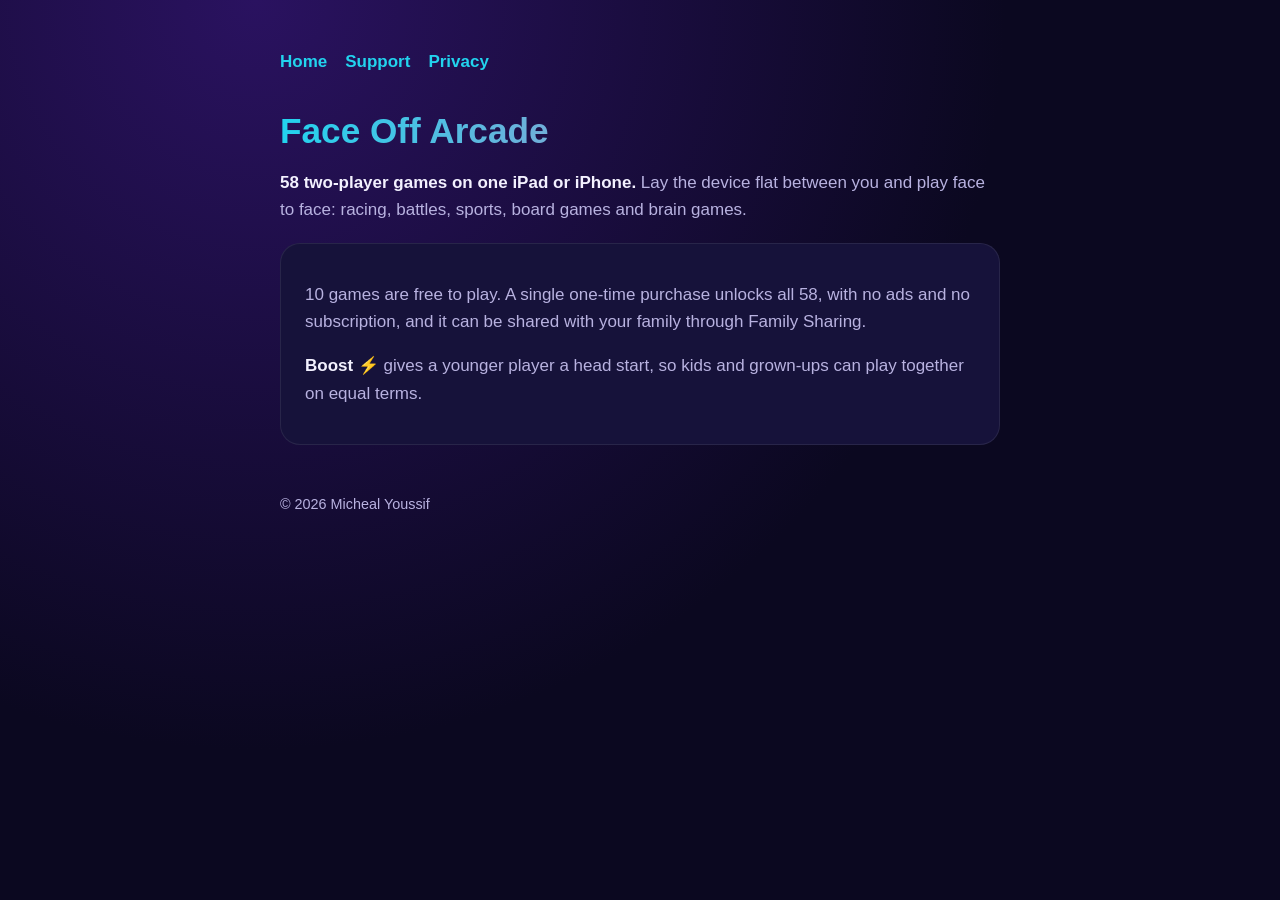
<file: index.html>
<!doctype html>
<html lang="en"><head><meta charset="utf-8"><meta name="viewport" content="width=device-width, initial-scale=1">
<title>Face Off Arcade</title><link rel="stylesheet" href="style.css"></head>
<body><main>
<nav><a href="./">Home</a><a href="support.html">Support</a><a href="privacy.html">Privacy</a></nav>
<h1>Face Off Arcade</h1>
<p><strong>58 two-player games on one iPad or iPhone.</strong> Lay the device flat between you and play face to face: racing, battles, sports, board games and brain games.</p>
<div class="card">
<p>10 games are free to play. A single one-time purchase unlocks all 58, with no ads and no subscription, and it can be shared with your family through Family Sharing.</p>
<p><strong>Boost ⚡</strong> gives a younger player a head start, so kids and grown-ups can play together on equal terms.</p>
</div>
<footer>© 2026 Micheal Youssif</footer>
</main></body></html>
</file>
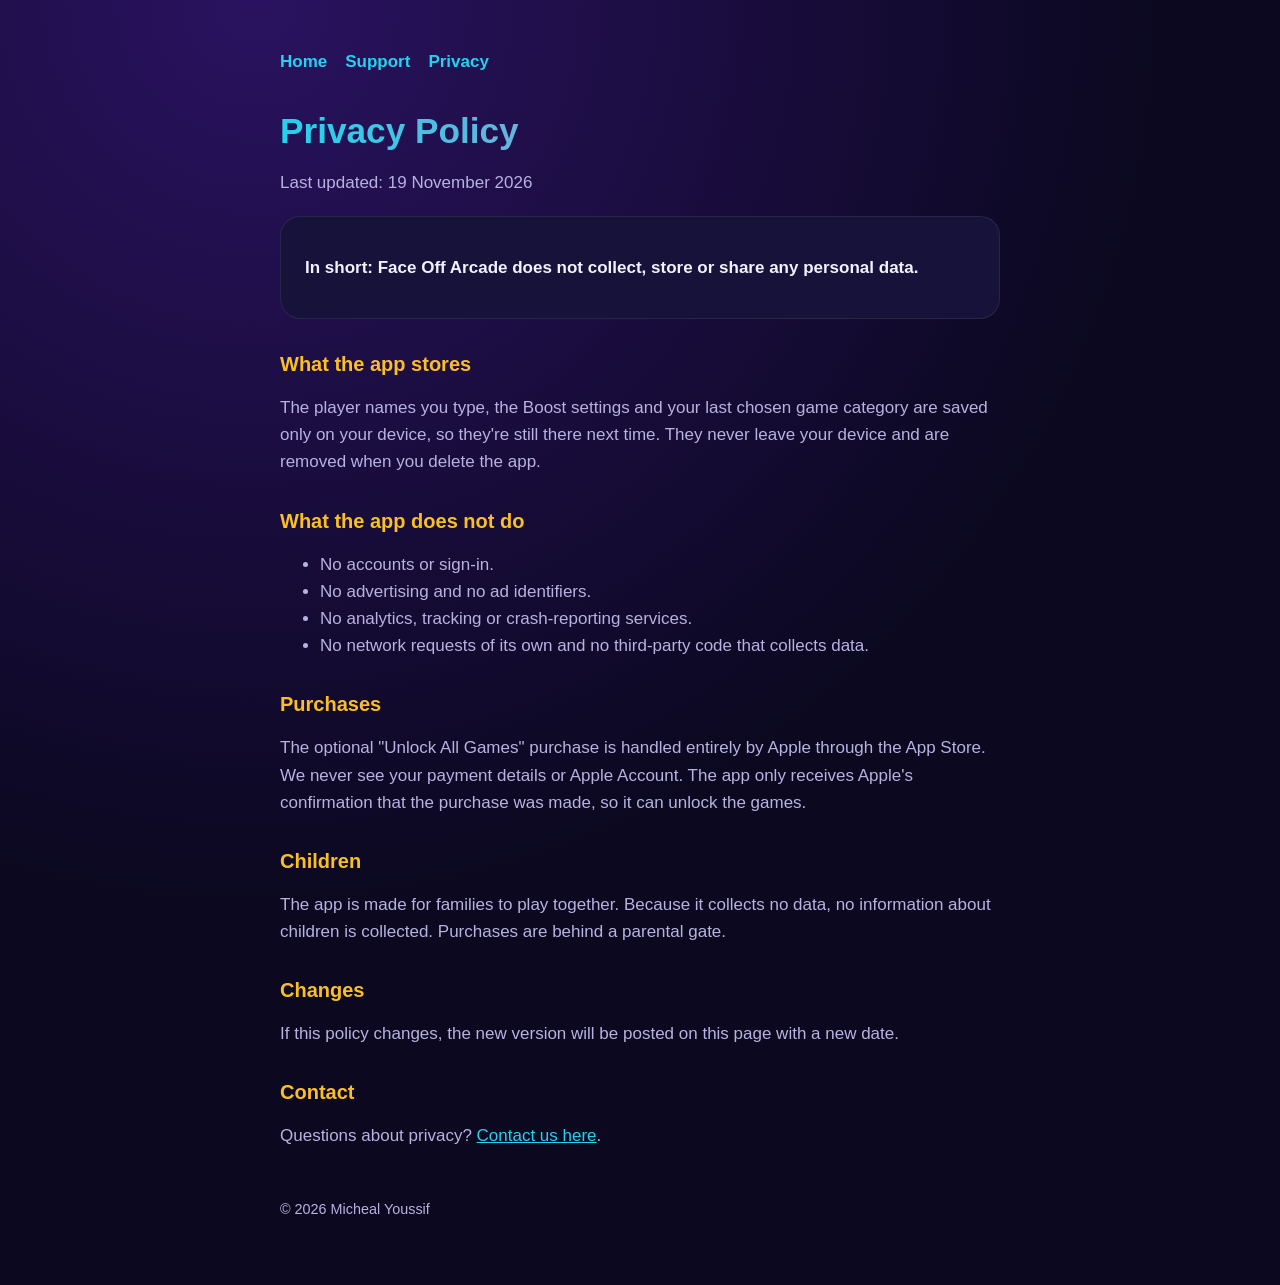
<file: privacy.html>
<!doctype html>
<html lang="en"><head><meta charset="utf-8"><meta name="viewport" content="width=device-width, initial-scale=1">
<title>Face Off Arcade Privacy Policy</title><link rel="stylesheet" href="style.css"></head>
<body><main>
<nav><a href="./">Home</a><a href="support.html">Support</a><a href="privacy.html">Privacy</a></nav>
<h1>Privacy Policy</h1>
<p>Last updated: 19 November 2026</p>
<div class="card"><p><strong>In short: Face Off Arcade does not collect, store or share any personal data.</strong></p></div>
<h2>What the app stores</h2>
<p>The player names you type, the Boost settings and your last chosen game category are saved only on your device, so they're still there next time. They never leave your device and are removed when you delete the app.</p>
<h2>What the app does not do</h2>
<ul>
<li>No accounts or sign-in.</li>
<li>No advertising and no ad identifiers.</li>
<li>No analytics, tracking or crash-reporting services.</li>
<li>No network requests of its own and no third-party code that collects data.</li>
</ul>
<h2>Purchases</h2>
<p>The optional "Unlock All Games" purchase is handled entirely by Apple through the App Store. We never see your payment details or Apple Account. The app only receives Apple's confirmation that the purchase was made, so it can unlock the games.</p>
<h2>Children</h2>
<p>The app is made for families to play together. Because it collects no data, no information about children is collected. Purchases are behind a parental gate.</p>
<h2>Changes</h2>
<p>If this policy changes, the new version will be posted on this page with a new date.</p>
<h2>Contact</h2>
<p>Questions about privacy? <a href="https://github.com/michealmouner/faceoffarcade-site/issues/new">Contact us here</a>.</p>
<footer>© 2026 Micheal Youssif</footer>
</main></body></html>
</file>
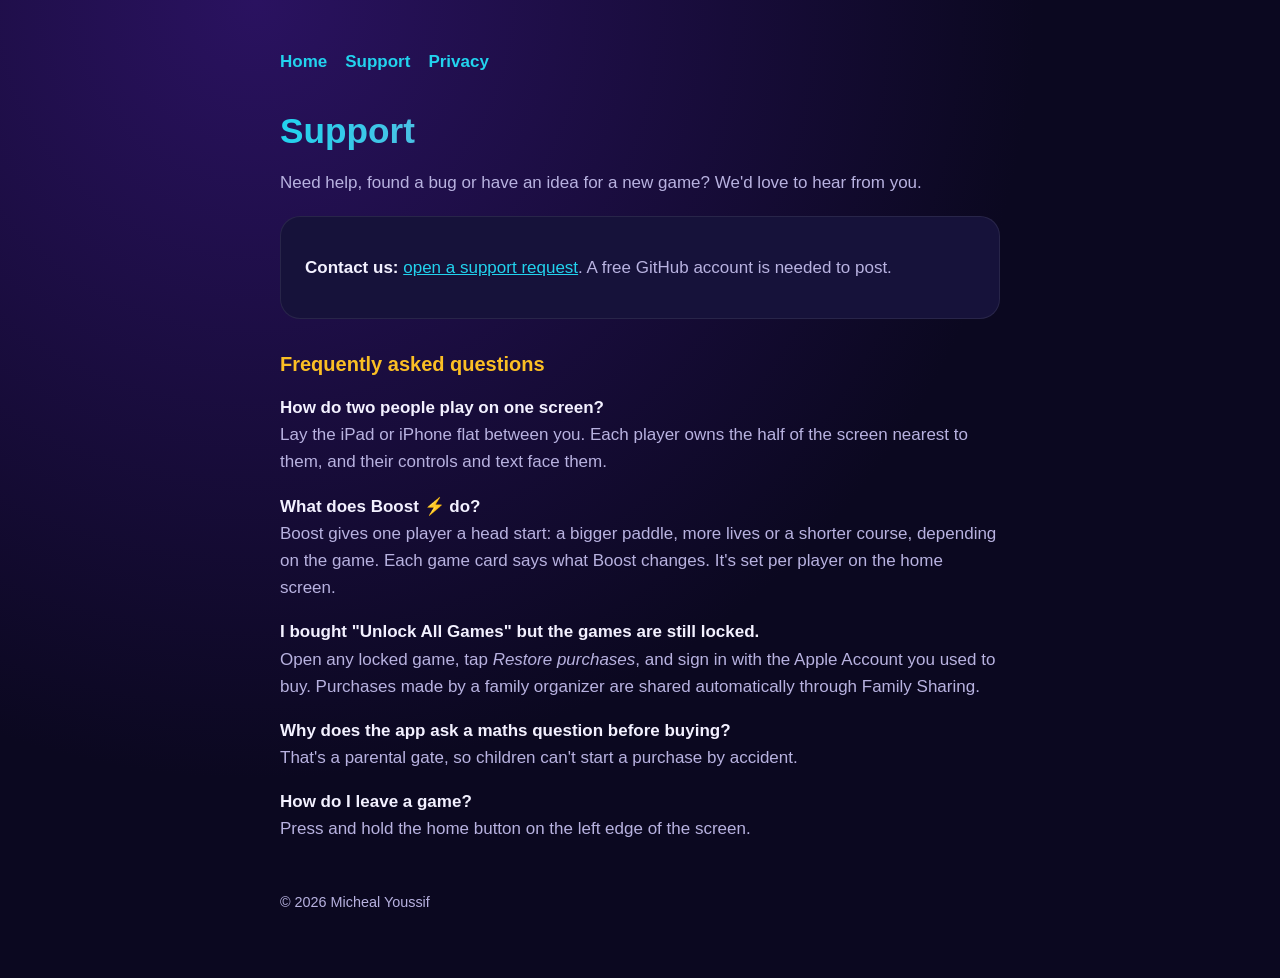
<file: support.html>
<!doctype html>
<html lang="en"><head><meta charset="utf-8"><meta name="viewport" content="width=device-width, initial-scale=1">
<title>Face Off Arcade Support</title><link rel="stylesheet" href="style.css"></head>
<body><main>
<nav><a href="./">Home</a><a href="support.html">Support</a><a href="privacy.html">Privacy</a></nav>
<h1>Support</h1>
<p>Need help, found a bug or have an idea for a new game? We'd love to hear from you.</p>
<div class="card">
<p><strong>Contact us:</strong> <a href="https://github.com/michealmouner/faceoffarcade-site/issues/new">open a support request</a>. A free GitHub account is needed to post.</p>
</div>
<h2>Frequently asked questions</h2>
<p><strong>How do two people play on one screen?</strong><br>Lay the iPad or iPhone flat between you. Each player owns the half of the screen nearest to them, and their controls and text face them.</p>
<p><strong>What does Boost ⚡ do?</strong><br>Boost gives one player a head start: a bigger paddle, more lives or a shorter course, depending on the game. Each game card says what Boost changes. It's set per player on the home screen.</p>
<p><strong>I bought "Unlock All Games" but the games are still locked.</strong><br>Open any locked game, tap <em>Restore purchases</em>, and sign in with the Apple Account you used to buy. Purchases made by a family organizer are shared automatically through Family Sharing.</p>
<p><strong>Why does the app ask a maths question before buying?</strong><br>That's a parental gate, so children can't start a purchase by accident.</p>
<p><strong>How do I leave a game?</strong><br>Press and hold the home button on the left edge of the screen.</p>
<footer>© 2026 Micheal Youssif</footer>
</main></body></html>
</file>
<file: style.css>
:root { --bg:#0b0820; --panel:#16123a; --text:#f3f1ff; --muted:#b8b2e0; --cyan:#22d3ee; --pink:#f472b6; --gold:#fbbf24; }
* { box-sizing:border-box; }
body { margin:0; background:radial-gradient(circle at 20% 0%, #2a1260 0%, var(--bg) 55%); background-color:var(--bg); color:var(--text);
  font:17px/1.6 -apple-system, BlinkMacSystemFont, "Segoe UI", Roboto, sans-serif; min-height:100vh; }
main { max-width:760px; margin:0 auto; padding:48px 20px 64px; }
h1 { font:800 2.2rem/1.15 ui-rounded, -apple-system, sans-serif; margin:0 0 8px;
  background:linear-gradient(90deg,var(--cyan),var(--pink)); -webkit-background-clip:text; background-clip:text; color:transparent; }
h2 { font:700 1.25rem/1.3 ui-rounded, -apple-system, sans-serif; color:var(--gold); margin:32px 0 8px; }
p, li { color:var(--muted); }
strong { color:var(--text); }
a { color:var(--cyan); }
.card { background:var(--panel); border:1px solid rgba(255,255,255,.08); border-radius:20px; padding:20px 24px; margin:20px 0; }
nav { display:flex; gap:18px; margin-bottom:36px; font-weight:600; }
nav a { text-decoration:none; }
footer { margin-top:48px; font-size:.9rem; color:var(--muted); }
</file>
